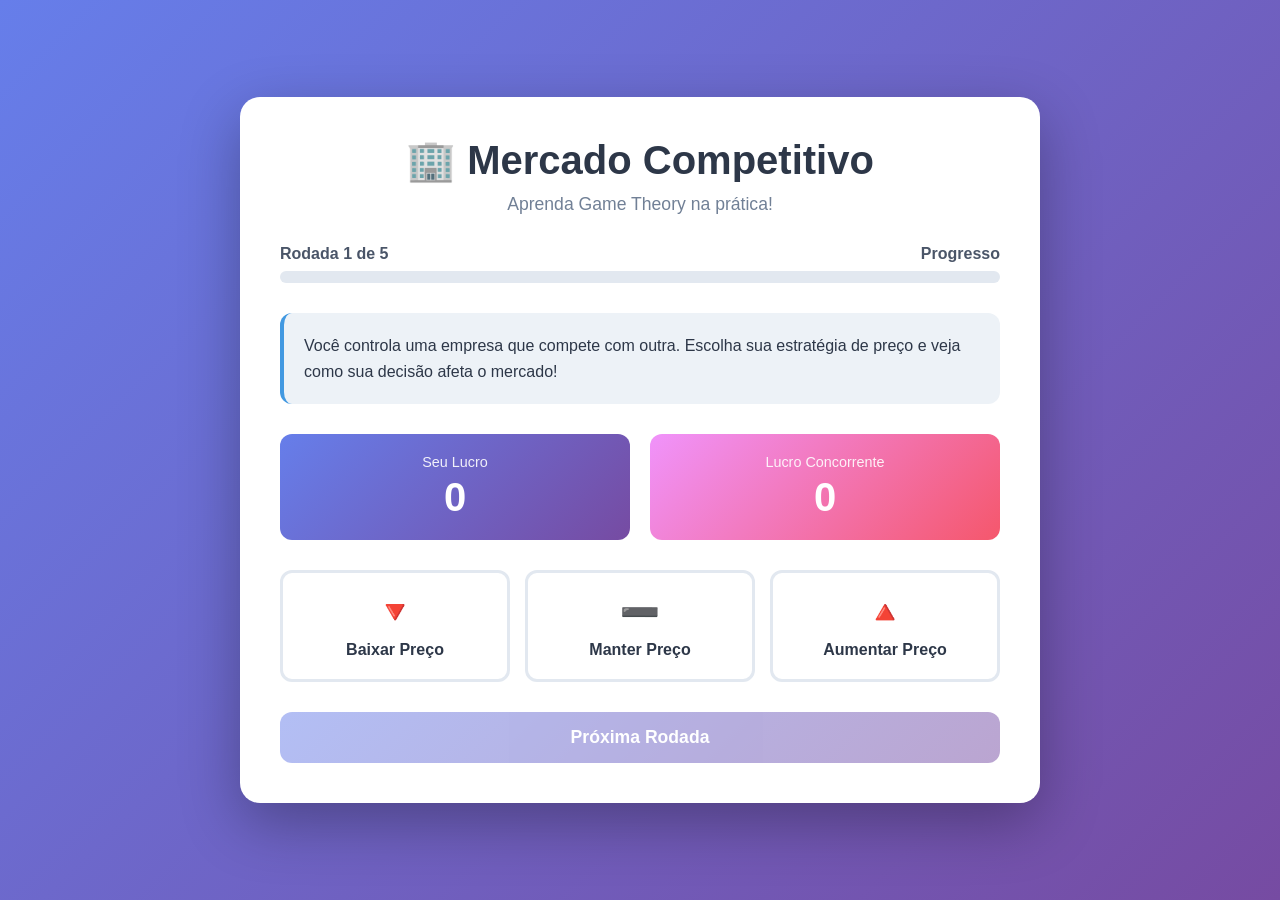
<file: index.html>
<!DOCTYPE html>
<html lang="pt-BR">
<head>
    <meta charset="UTF-8">
    <meta name="viewport" content="width=device-width, initial-scale=1.0">
    <title>Mercado Competitivo - Jogo de Game Theory</title>
    <link rel="stylesheet" href="/styles.css">
</head>
<body>
    <div class="game-container">
        <h1>🏢 Mercado Competitivo</h1>
        <p class="subtitle">Aprenda Game Theory na prática!</p>

        <div class="progress-container">
            <div class="progress-label">
                <span>Rodada <span id="currentRound">1</span> de 5</span>
                <span>Progresso</span>
            </div>
            <div class="progress-bar">
                <div class="progress-fill" id="progressFill" style="width: 0%"></div>
            </div>
        </div>

        <div class="explanation">
            <p>Você controla uma empresa que compete com outra. Escolha sua estratégia de preço e veja como sua decisão afeta o mercado!</p>
        </div>

        <div class="scores">
            <div class="score-card">
                <div class="score-label">Seu Lucro</div>
                <div class="score-value" id="playerScore">0</div>
            </div>
            <div class="score-card ai">
                <div class="score-label">Lucro Concorrente</div>
                <div class="score-value" id="aiScore">0</div>
            </div>
        </div>

        <div class="strategy-buttons" id="strategyButtons">
            <button class="strategy-btn" onclick="playerChoice('baixar')">
                <div class="strategy-icon">🔻</div>
                <div>Baixar Preço</div>
            </button>
            <button class="strategy-btn" onclick="playerChoice('manter')">
                <div class="strategy-icon">➖</div>
                <div>Manter Preço</div>
            </button>
            <button class="strategy-btn" onclick="playerChoice('aumentar')">
                <div class="strategy-icon">🔺</div>
                <div>Aumentar Preço</div>
            </button>
        </div>

        <div class="result-area" id="resultArea">
            <h3 class="result-title">Resultado da Rodada</h3>
            <div class="choices">
                <div class="choice">
                    <div class="choice-label">Sua Escolha</div>
                    <div class="choice-value" id="playerChoice">-</div>
                </div>
                <div class="choice">
                    <div class="choice-label">Concorrente</div>
                    <div class="choice-value" id="aiChoice">-</div>
                </div>
            </div>
            <div class="round-result">
                <div class="profit-info">
                    <div class="profit-item">
                        <div class="profit-label">Seu Lucro</div>
                        <div class="profit-value" id="playerProfit">+0</div>
                    </div>
                    <div class="profit-item">
                        <div class="profit-label">Seus Clientes</div>
                        <div class="profit-value" id="playerClients">0</div>
                    </div>
                </div>
                <div class="result-message" id="resultMessage"></div>
            </div>
        </div>

        <button class="next-btn" id="nextBtn" onclick="nextRound()" disabled>Próxima Rodada</button>

        <div class="final-result" id="finalResult">
            <h2>🎉 Jogo Finalizado!</h2>
            <div class="final-score" id="finalScore">0 pontos</div>

            <div class="educational-message">
                <h3>📚 Nash Equilibrium</h3>
                <p>
                    <strong>O que você aprendeu:</strong><br><br>
                    Mesmo que baixar preços pareça vantajoso inicialmente, quando ambas empresas fazem isso,
                    o lucro diminui para todos. Este é um exemplo clássico do <strong>Dilema do Prisioneiro</strong>
                    na Game Theory.<br><br>
                    No <strong>Nash Equilibrium</strong>, nenhum jogador pode melhorar seu resultado mudando
                    unilateralmente sua estratégia. No mercado real, isso explica por que empresas às vezes
                    mantêm preços estáveis mesmo quando poderiam competir mais agressivamente.<br><br>
                    A cooperação (manter preços) geralmente traz melhores resultados para todos do que a
                    competição desenfreada (guerra de preços).
                </p>
            </div>

            <button class="restart-btn" onclick="restartGame()">Jogar Novamente</button>
        </div>
    </div>

    <script src="/game.js"></script>
</body>
</html>
</file>
<file: styles.css>
* {
    margin: 0;
    padding: 0;
    box-sizing: border-box;
}

body {
    font-family: 'Segoe UI', Tahoma, Geneva, Verdana, sans-serif;
    background: linear-gradient(135deg, #667eea 0%, #764ba2 100%);
    min-height: 100vh;
    display: flex;
    justify-content: center;
    align-items: center;
    padding: 20px;
}

.game-container {
    background: white;
    border-radius: 20px;
    box-shadow: 0 20px 60px rgba(0, 0, 0, 0.3);
    max-width: 800px;
    width: 100%;
    padding: 40px;
    animation: fadeIn 0.5s ease-in;
}

@keyframes fadeIn {
    from { opacity: 0; transform: translateY(-20px); }
    to { opacity: 1; transform: translateY(0); }
}

h1 {
    text-align: center;
    color: #2d3748;
    font-size: 2.5rem;
    margin-bottom: 10px;
}

.subtitle {
    text-align: center;
    color: #718096;
    margin-bottom: 30px;
    font-size: 1.1rem;
}

.progress-container {
    margin-bottom: 30px;
}

.progress-label {
    display: flex;
    justify-content: space-between;
    margin-bottom: 8px;
    color: #4a5568;
    font-weight: 600;
}

.progress-bar {
    width: 100%;
    height: 12px;
    background: #e2e8f0;
    border-radius: 10px;
    overflow: hidden;
}

.progress-fill {
    height: 100%;
    background: linear-gradient(90deg, #48bb78, #38a169);
    transition: width 0.5s ease;
    border-radius: 10px;
}

.explanation {
    background: #edf2f7;
    padding: 20px;
    border-radius: 12px;
    margin-bottom: 30px;
    border-left: 4px solid #4299e1;
}

.explanation p {
    color: #2d3748;
    line-height: 1.6;
}

.scores {
    display: grid;
    grid-template-columns: 1fr 1fr;
    gap: 20px;
    margin-bottom: 30px;
}

.score-card {
    background: linear-gradient(135deg, #667eea 0%, #764ba2 100%);
    color: white;
    padding: 20px;
    border-radius: 12px;
    text-align: center;
}

.score-card.ai {
    background: linear-gradient(135deg, #f093fb 0%, #f5576c 100%);
}

.score-label {
    font-size: 0.9rem;
    opacity: 0.9;
    margin-bottom: 5px;
}

.score-value {
    font-size: 2.5rem;
    font-weight: bold;
}

.strategy-buttons {
    display: grid;
    grid-template-columns: repeat(3, 1fr);
    gap: 15px;
    margin-bottom: 30px;
}

.strategy-btn {
    background: white;
    border: 3px solid #e2e8f0;
    padding: 20px;
    border-radius: 12px;
    cursor: pointer;
    transition: all 0.3s ease;
    font-size: 1rem;
    font-weight: 600;
    color: #2d3748;
}

.strategy-btn:hover {
    transform: translateY(-5px);
    box-shadow: 0 10px 20px rgba(0, 0, 0, 0.1);
    border-color: #667eea;
}

.strategy-btn:active {
    transform: translateY(-2px);
}

.strategy-btn.disabled {
    opacity: 0.5;
    cursor: not-allowed;
}

.strategy-btn.disabled:hover {
    transform: none;
    box-shadow: none;
}

.strategy-icon {
    font-size: 2rem;
    margin-bottom: 10px;
}

.result-area {
    background: #f7fafc;
    padding: 30px;
    border-radius: 12px;
    margin-bottom: 20px;
    min-height: 200px;
    display: none;
    animation: slideIn 0.5s ease-out;
}

.result-area.show {
    display: block;
}

@keyframes slideIn {
    from { opacity: 0; transform: scale(0.95); }
    to { opacity: 1; transform: scale(1); }
}

.result-title {
    text-align: center;
    color: #2d3748;
    font-size: 1.5rem;
    margin-bottom: 20px;
    font-weight: bold;
}

.choices {
    display: grid;
    grid-template-columns: 1fr 1fr;
    gap: 20px;
    margin-bottom: 20px;
}

.choice {
    background: white;
    padding: 15px;
    border-radius: 8px;
    text-align: center;
}

.choice-label {
    color: #718096;
    font-size: 0.9rem;
    margin-bottom: 8px;
}

.choice-value {
    color: #2d3748;
    font-size: 1.2rem;
    font-weight: bold;
}

.round-result {
    background: white;
    padding: 20px;
    border-radius: 8px;
    text-align: center;
}

.profit-info {
    display: grid;
    grid-template-columns: 1fr 1fr;
    gap: 15px;
    margin-bottom: 15px;
}

.profit-item {
    padding: 10px;
    border-radius: 6px;
    background: #edf2f7;
}

.profit-label {
    color: #718096;
    font-size: 0.85rem;
}

.profit-value {
    color: #2d3748;
    font-size: 1.3rem;
    font-weight: bold;
}

.result-message {
    color: #4a5568;
    line-height: 1.6;
    margin-top: 15px;
}

.next-btn {
    width: 100%;
    background: linear-gradient(135deg, #667eea 0%, #764ba2 100%);
    color: white;
    border: none;
    padding: 15px;
    border-radius: 12px;
    font-size: 1.1rem;
    font-weight: 600;
    cursor: pointer;
    transition: all 0.3s ease;
}

.next-btn:hover {
    transform: translateY(-2px);
    box-shadow: 0 10px 20px rgba(102, 126, 234, 0.4);
}

.next-btn:disabled {
    opacity: 0.5;
    cursor: not-allowed;
}

.next-btn:disabled:hover {
    transform: none;
    box-shadow: none;
}

.final-result {
    text-align: center;
    display: none;
}

.final-result.show {
    display: block;
    animation: fadeIn 0.5s ease-in;
}

.final-score {
    font-size: 3rem;
    color: #667eea;
    font-weight: bold;
    margin: 20px 0;
}

.educational-message {
    background: #fef5e7;
    border-left: 4px solid #f39c12;
    padding: 20px;
    border-radius: 8px;
    margin: 20px 0;
    text-align: left;
}

.educational-message h3 {
    color: #2d3748;
    margin-bottom: 10px;
}

.educational-message p {
    color: #4a5568;
    line-height: 1.8;
}

.restart-btn {
    background: linear-gradient(135deg, #48bb78 0%, #38a169 100%);
    color: white;
    border: none;
    padding: 15px 40px;
    border-radius: 12px;
    font-size: 1.1rem;
    font-weight: 600;
    cursor: pointer;
    transition: all 0.3s ease;
    margin-top: 20px;
}

.restart-btn:hover {
    transform: translateY(-2px);
    box-shadow: 0 10px 20px rgba(72, 187, 120, 0.4);
}

@media (max-width: 768px) {
    .game-container {
        padding: 20px;
    }

    h1 {
        font-size: 2rem;
    }

    .strategy-buttons {
        grid-template-columns: 1fr;
    }

    .scores {
        grid-template-columns: 1fr;
    }
}
</file>
